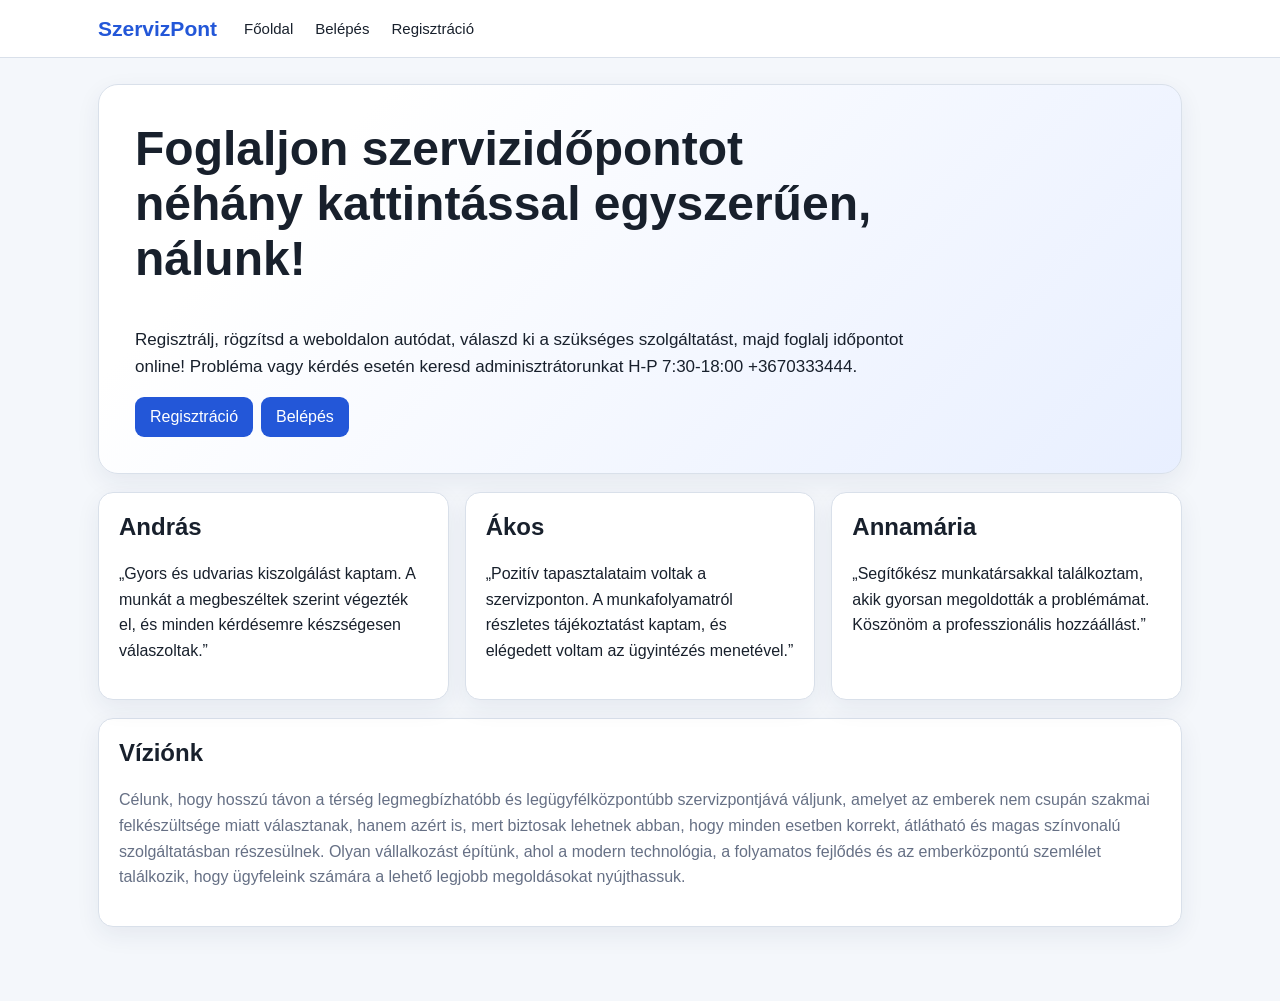
<file: Frontend/index.html>
<!doctype html>
<html lang="hu">
<head>
    <meta charset="utf-8">
    <meta name="viewport" content="width=device-width, initial-scale=1">
    <meta name="description" content="SzervizPont autószerviz időpontfoglaló webalkalmazás">
    <title>SzervizPont</title>
    <link rel="stylesheet" href="css/site.css">
    <script defer src="js/api.js"></script>
</head>
<body>
<header>
    <nav aria-label="Fő navigáció">
        <span class="logo">SzervizPont</span>
        <a href="index.html">Főoldal</a>
        <a class="user-link hidden" href="dashboard.html">Vezérlőpult</a>
        <a class="user-link hidden" href="cars.html">Autóim</a>
        <a class="user-link hidden" href="appointments.html">Időpontok</a>
        <a class="admin-link hidden" href="admin.html">Admin</a>
        <a class="login-link" href="login.html">Belépés</a>
        <a class="login-link" href="register.html">Regisztráció</a>
        <button type="button" class="link-button logout-button user-link hidden">Kilépés</button>
        <span id="navUserName" class="muted user-link hidden"></span>
    </nav>
</header>
<main>
    <section class="hero">
        <h1>Foglaljon szervizidőpontot néhány kattintással egyszerűen, nálunk!</h1>
        <p>Regisztrálj, rögzítsd a weboldalon autódat, válaszd ki a szükséges szolgáltatást, majd foglalj időpontot online!
            Probléma vagy kérdés esetén keresd adminisztrátorunkat H-P 7:30-18:00 +3670333444.
        </p>
        <div class="actions">
            <a class="button login-link" href="register.html">Regisztráció</a>
            <a class="button login-link" href="login.html">Belépés</a>
            <a class="button user-link hidden" href="dashboard.html">Vezérlőpult megnyitása</a>
        </div>
    </section>

    <section class="grid" style="margin-top: 18px;">
        <article class="card">
            <h2>András</h2>
            <p>„Gyors és udvarias kiszolgálást kaptam. A munkát a megbeszéltek szerint végezték el, és minden kérdésemre készségesen válaszoltak.”</p>
        </article>
        <article class="card">
            <h2>Ákos</h2>
            <p>„Pozitív tapasztalataim voltak a szervizponton. A munkafolyamatról részletes tájékoztatást kaptam, és elégedett voltam az ügyintézés menetével.”</p>
        </article>
        <article class="card">
            <h2>Annamária</h2>
            <p>„Segítőkész munkatársakkal találkoztam, akik gyorsan megoldották a problémámat. Köszönöm a professzionális hozzáállást.”</p>
        </article>
    </section>

    <section class="card">
        <h2>Víziónk</h2>
        <p class="muted">Célunk, hogy hosszú távon a térség legmegbízhatóbb és legügyfélközpontúbb szervizpontjává váljunk, amelyet az emberek nem csupán szakmai felkészültsége miatt választanak, hanem azért is, mert biztosak lehetnek abban, hogy minden esetben korrekt, átlátható és magas színvonalú szolgáltatásban részesülnek. Olyan vállalkozást építünk, ahol a modern technológia, a folyamatos fejlődés és az emberközpontú szemlélet találkozik, hogy ügyfeleink számára a lehető legjobb megoldásokat nyújthassuk.</p>
    </section>
</main>
</body>
</html>
</file>
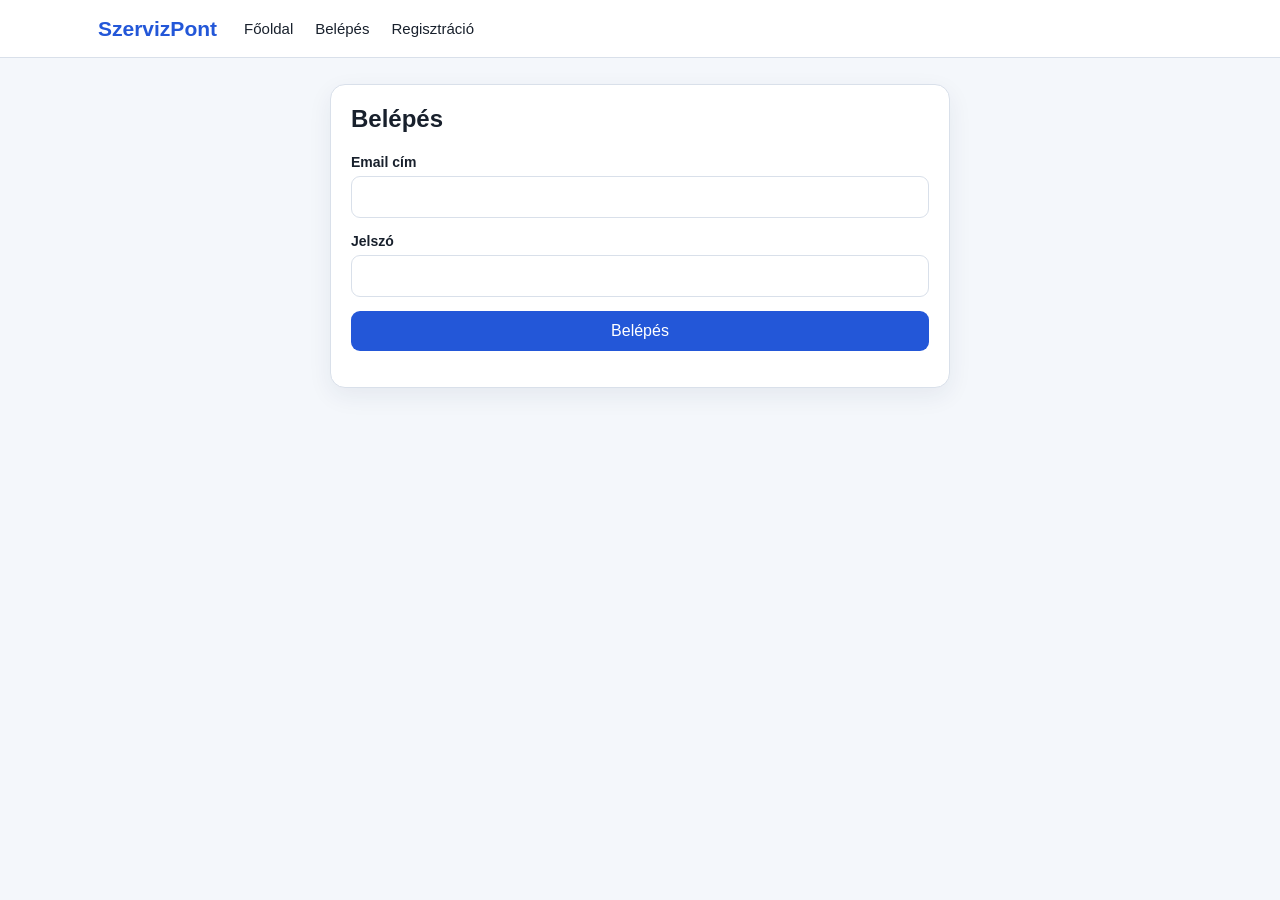
<file: Frontend/admin.html>
<!doctype html>
<html lang="hu">
<head>
    <meta charset="utf-8">
    <meta name="viewport" content="width=device-width, initial-scale=1">
    <title>Admin – SzervizPont</title>
    <link rel="stylesheet" href="css/site.css">
    <script defer src="js/api.js"></script>
    <script defer src="js/admin.js"></script>
</head>
<body>
<header>
    <nav aria-label="Fő navigáció">
        <span class="logo">SzervizPont</span>
        <a href="index.html">Főoldal</a>
        <a class="user-link hidden" href="dashboard.html">Vezérlőpult</a>
        <a class="user-link hidden" href="cars.html">Autóim</a>
        <a class="user-link hidden" href="appointments.html">Időpontok</a>
        <a class="admin-link hidden" href="admin.html">Admin</a>
        <a class="login-link" href="login.html">Belépés</a>
        <a class="login-link" href="register.html">Regisztráció</a>
        <button type="button" class="link-button logout-button user-link hidden">Kilépés</button>
        <span id="navUserName" class="muted user-link hidden"></span>
    </nav>
</header>
<main>
    <section class="card">
        <h1>Adminisztráció</h1>
        <div id="message" class="message"></div>
        <p class="muted">A szolgáltatások, felhasználók és az összes foglalás kezelése.</p>
    </section>

    <section class="card">
        <h2 id="serviceFormTitle">Új szolgáltatás</h2>
        <form id="serviceForm">
            <input id="serviceId" type="hidden" name="serviceId">
            <div class="form-grid">
                <div>
                    <label for="serviceName">Név</label>
                    <input id="serviceName" type="text" name="name" required minlength="3" maxlength="120">
                </div>
                <div>
                    <label for="price">Ár (Ft)</label>
                    <input id="price" type="number" name="price" min="0" max="10000000" required>
                </div>
                <div>
                    <label for="estimatedMinutes">Időtartam percben</label>
                    <input id="estimatedMinutes" type="number" name="estimatedMinutes" min="10" max="1440" required>
                </div>
                <div class="full-width">
                    <label for="description">Leírás</label>
                    <textarea id="description" name="description" rows="3" maxlength="500"></textarea>
                </div>
            </div>
            <div class="form-actions">
                <button id="saveServiceButton" type="submit">Szolgáltatás mentése</button>
                <button id="cancelServiceEdit" type="button" class="secondary hidden">Mégse</button>
            </div>
        </form>
    </section>

    <section class="card">
        <h2>Szolgáltatások</h2>
        <div class="table-wrap">
            <table>
                <thead><tr><th>Név</th><th>Leírás</th><th>Ár</th><th>Időtartam</th><th>Művelet</th></tr></thead>
                <tbody id="servicesTable"></tbody>
            </table>
        </div>
    </section>

    <section class="card">
        <h2>Felhasználók</h2>
        <div class="table-wrap">
            <table>
                <thead><tr><th>Név</th><th>Email</th><th>Szerepkör</th></tr></thead>
                <tbody id="usersTable"></tbody>
            </table>
        </div>
    </section>

    <section class="card">
        <h2>Összes időpont</h2>
        <div class="table-wrap">
            <table>
                <thead>
                    <tr>
                        <th>Időpont</th>
                        <th>Ügyfél</th>
                        <th>Autó</th>
                        <th>Szolgáltatás</th>
                        <th>Megjegyzés</th>
                        <th>Státusz</th>
                        <th>Művelet</th>
                    </tr>
                </thead>
                <tbody id="adminAppointmentsTable"></tbody>
            </table>
        </div>
    </section>
</main>
</body>
</html>
</file>
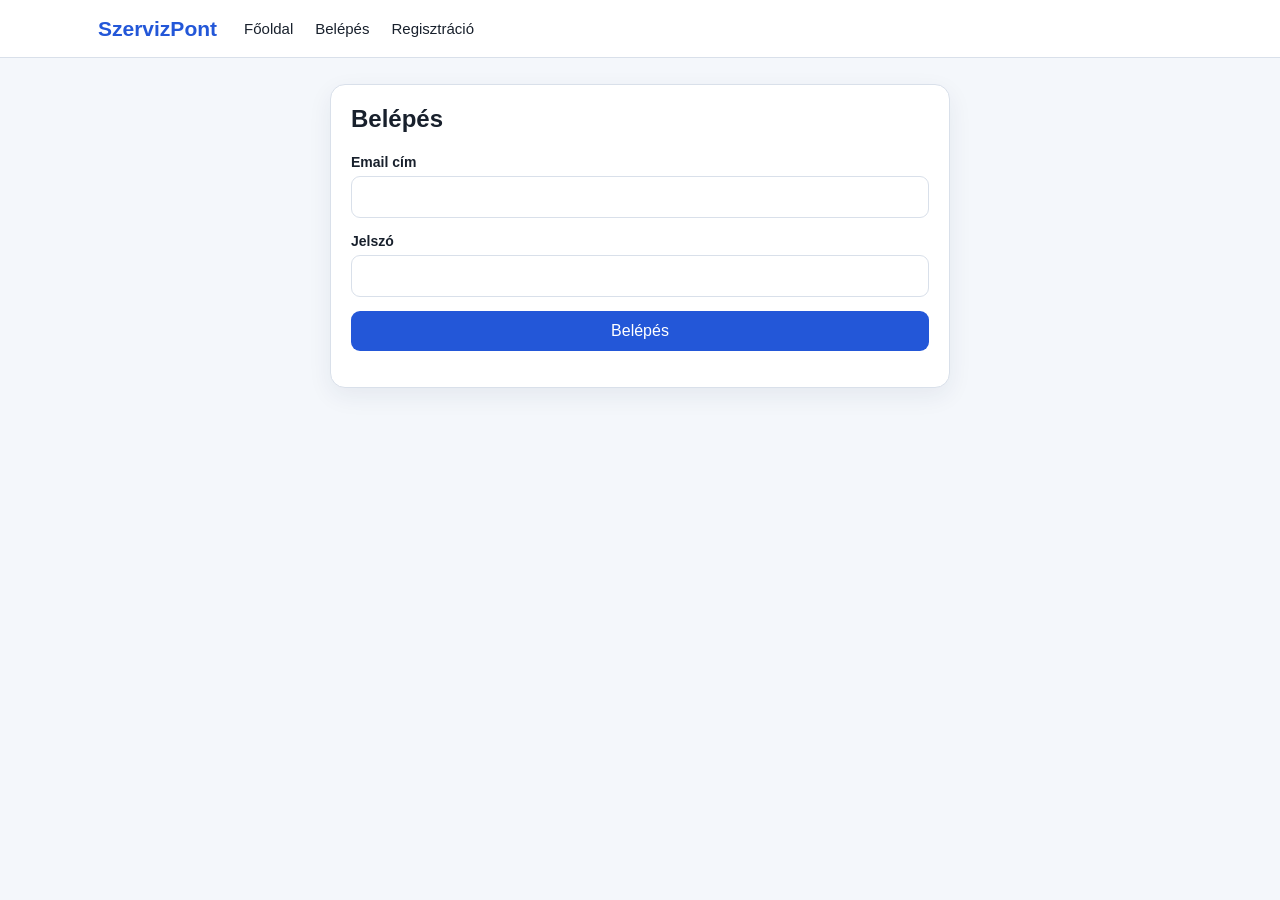
<file: Frontend/appointments.html>
<!doctype html>
<html lang="hu">
<head>
    <meta charset="utf-8">
    <meta name="viewport" content="width=device-width, initial-scale=1">
    <title>Időpontok – SzervizPont</title>
    <link rel="stylesheet" href="css/site.css">
    <script defer src="js/api.js"></script>
    <script defer src="js/appointments.js"></script>
</head>
<body>
<header>
    <nav aria-label="Fő navigáció">
        <span class="logo">SzervizPont</span>
        <a href="index.html">Főoldal</a>
        <a class="user-link hidden" href="dashboard.html">Vezérlőpult</a>
        <a class="user-link hidden" href="cars.html">Autóim</a>
        <a class="user-link hidden" href="appointments.html">Időpontok</a>
        <a class="admin-link hidden" href="admin.html">Admin</a>
        <a class="login-link" href="login.html">Belépés</a>
        <a class="login-link" href="register.html">Regisztráció</a>
        <button type="button" class="link-button logout-button user-link hidden">Kilépés</button>
        <span id="navUserName" class="muted user-link hidden"></span>
    </nav>
</header>
<main>
    <section class="card">
        <h1 id="appointmentFormTitle">Új időpont foglalása</h1>
        <div id="message" class="message"></div>
        <p id="noCarHelp" class="info-box hidden">Időpontfoglalás előtt legalább egy autót szükséges rögzíteni az <a href="cars.html">Autóim</a> oldalon.</p>
        <form id="appointmentForm">
            <input id="appointmentId" type="hidden" name="appointmentId">
            <div class="form-grid">
                <div>
                    <label for="carId">Autó</label>
                    <select id="carId" name="carId" required></select>
                </div>
                <div>
                    <label for="serviceItemId">Szolgáltatás</label>
                    <select id="serviceItemId" name="serviceItemId" required></select>
                </div>
                <div>
                    <label for="startAt">Kezdési időpont</label>
                    <input id="startAt" type="datetime-local" name="startAt" required>
                </div>
                <div class="full-width">
                    <label for="note">Megjegyzés</label>
                    <textarea id="note" name="note" rows="3" maxlength="500"></textarea>
                </div>
            </div>
            <div class="form-actions">
                <button id="saveAppointmentButton" type="submit">Időpont foglalása</button>
                <button id="cancelAppointmentEdit" type="button" class="secondary hidden">Mégse</button>
            </div>
        </form>
    </section>

    <section class="card">
        <h2>Időpontjaim</h2>
        <div class="table-wrap">
            <table>
                <thead>
                    <tr>
                        <th>Időpont</th>
                        <th>Autó</th>
                        <th>Szolgáltatás</th>
                        <th>Státusz</th>
                        <th>Megjegyzés</th>
                        <th>Művelet</th>
                    </tr>
                </thead>
                <tbody id="appointmentsTable"></tbody>
            </table>
        </div>
    </section>
</main>
</body>
</html>
</file>
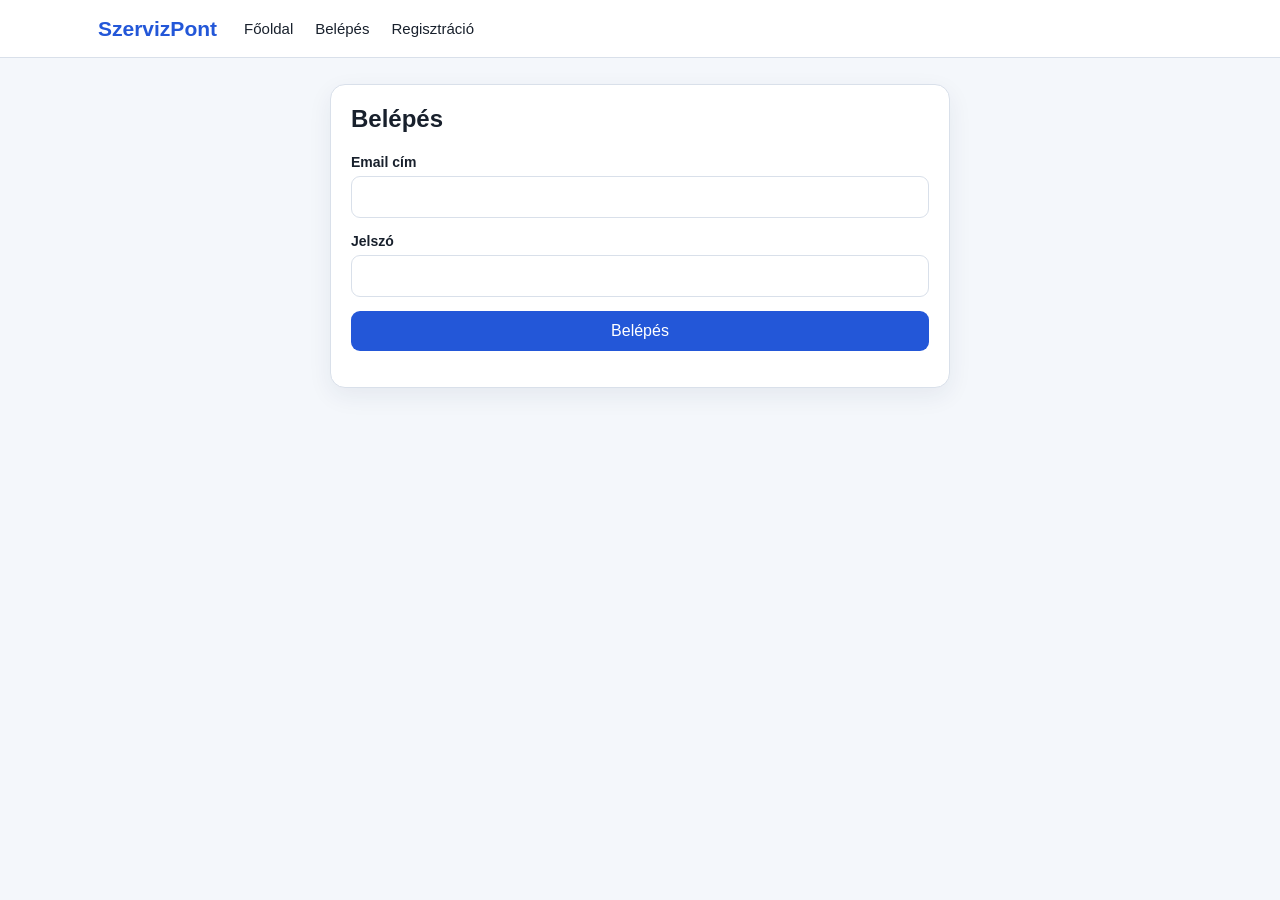
<file: Frontend/cars.html>
<!doctype html>
<html lang="hu">
<head>
    <meta charset="utf-8">
    <meta name="viewport" content="width=device-width, initial-scale=1">
    <title>Autóim – SzervizPont</title>
    <link rel="stylesheet" href="css/site.css">
    <script defer src="js/api.js"></script>
    <script defer src="js/cars.js"></script>
</head>
<body>
<header>
    <nav aria-label="Fő navigáció">
        <span class="logo">SzervizPont</span>
        <a href="index.html">Főoldal</a>
        <a class="user-link hidden" href="dashboard.html">Vezérlőpult</a>
        <a class="user-link hidden" href="cars.html">Autóim</a>
        <a class="user-link hidden" href="appointments.html">Időpontok</a>
        <a class="admin-link hidden" href="admin.html">Admin</a>
        <a class="login-link" href="login.html">Belépés</a>
        <a class="login-link" href="register.html">Regisztráció</a>
        <button type="button" class="link-button logout-button user-link hidden">Kilépés</button>
        <span id="navUserName" class="muted user-link hidden"></span>
    </nav>
</header>
<main>
    <section class="card">
        <h1 id="carFormTitle">Új autó rögzítése</h1>
        <div id="message" class="message"></div>
        <form id="carForm">
            <input id="carId" type="hidden" name="carId">
            <div class="form-grid">
                <div>
                    <label for="plateNumber">Rendszám</label>
                    <input id="plateNumber" type="text" name="plateNumber" placeholder="ABC-123" required minlength="5" maxlength="20">
                </div>
                <div>
                    <label for="brand">Márka</label>
                    <input id="brand" type="text" name="brand" placeholder="Suzuki" required minlength="2" maxlength="80">
                </div>
                <div>
                    <label for="model">Modell</label>
                    <input id="model" type="text" name="model" placeholder="Swift" required maxlength="80">
                </div>
                <div>
                    <label for="year">Évjárat</label>
                    <input id="year" type="number" name="year" min="1980" required>
                </div>
            </div>
            <div class="form-actions">
                <button id="saveCarButton" type="submit">Autó mentése</button>
                <button id="cancelCarEdit" type="button" class="secondary hidden">Mégse</button>
            </div>
        </form>
    </section>

    <section class="card">
        <h2>Rögzített autóim</h2>
        <div class="table-wrap">
            <table>
                <thead>
                    <tr>
                        <th>Rendszám</th>
                        <th>Márka</th>
                        <th>Modell</th>
                        <th>Évjárat</th>
                        <th>Művelet</th>
                    </tr>
                </thead>
                <tbody id="carsTable"></tbody>
            </table>
        </div>
    </section>
</main>
</body>
</html>
</file>
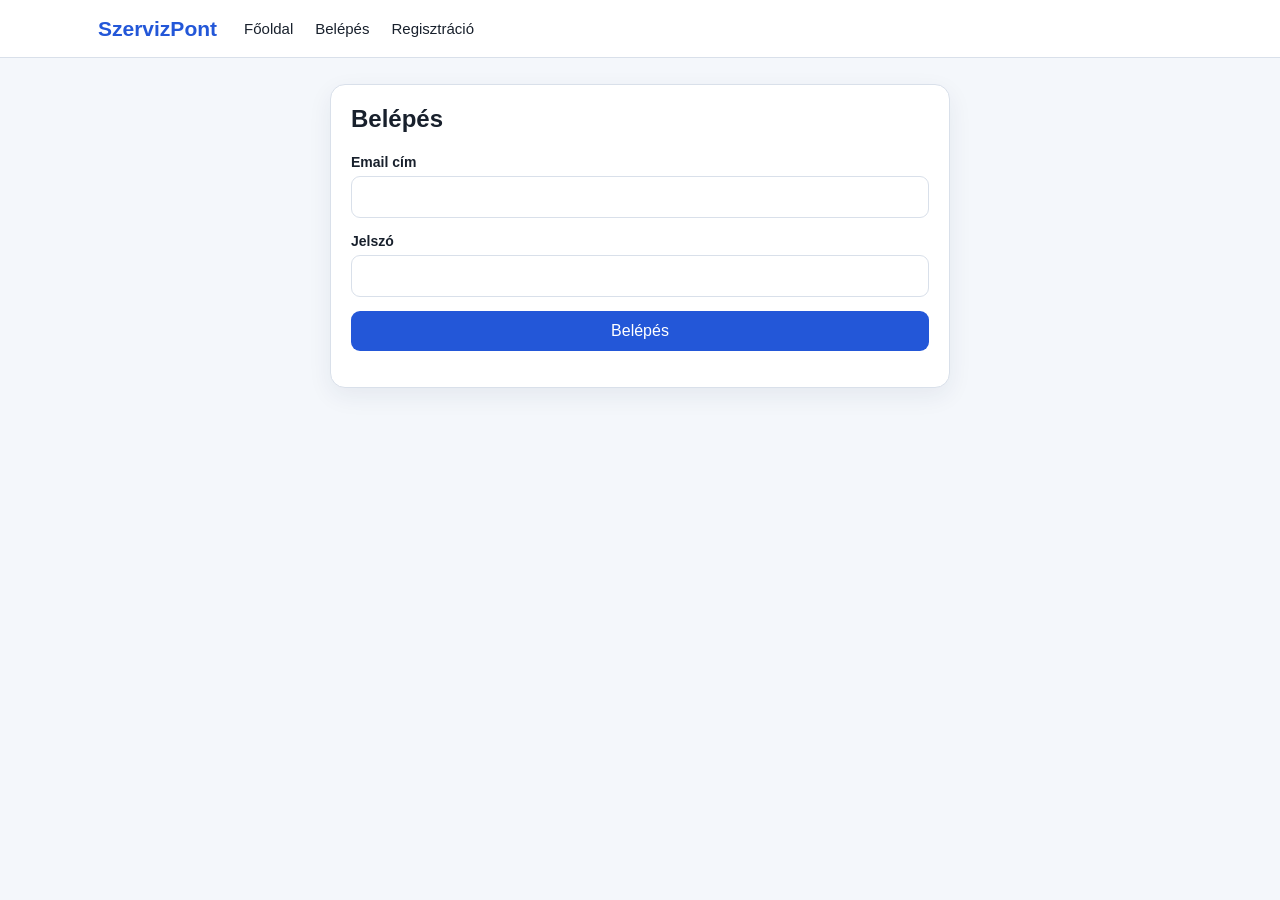
<file: Frontend/dashboard.html>
<!doctype html>
<html lang="hu">
<head>
    <meta charset="utf-8">
    <meta name="viewport" content="width=device-width, initial-scale=1">
    <title>Vezérlőpult – SzervizPont</title>
    <link rel="stylesheet" href="css/site.css">
    <script defer src="js/api.js"></script>
    <script defer src="js/dashboard.js"></script>
</head>
<body>
<header>
    <nav aria-label="Fő navigáció">
        <span class="logo">SzervizPont</span>
        <a href="index.html">Főoldal</a>
        <a class="user-link hidden" href="dashboard.html">Vezérlőpult</a>
        <a class="user-link hidden" href="cars.html">Autóim</a>
        <a class="user-link hidden" href="appointments.html">Időpontok</a>
        <a class="admin-link hidden" href="admin.html">Admin</a>
        <a class="login-link" href="login.html">Belépés</a>
        <a class="login-link" href="register.html">Regisztráció</a>
        <button type="button" class="link-button logout-button user-link hidden">Kilépés</button>
        <span id="navUserName" class="muted user-link hidden"></span>
    </nav>
</header>
<main>
    <section class="card">
        <h1>Vezérlőpult</h1>
        <div id="message" class="message"></div>
        <p id="welcomeText" class="muted"></p>
    </section>

    <section class="grid">
        <article class="card">
            <h2 id="carCount">0</h2>
            <p id="carLabel">Rögzített autó</p>
            <a class="button" href="cars.html">Autók kezelése</a>
        </article>
        <article class="card">
            <h2 id="appointmentCount">0</h2>
            <p id="appointmentLabel">Saját időpont</p>
            <a class="button" href="appointments.html">Időpontok kezelése</a>
        </article>
        <article class="card">
            <h2 id="serviceCount">0</h2>
            <p>Elérhető szolgáltatás</p>
            <a class="button" href="appointments.html">Időpontfoglalás</a>
        </article>
    </section>
</main>
</body>
</html>
</file>
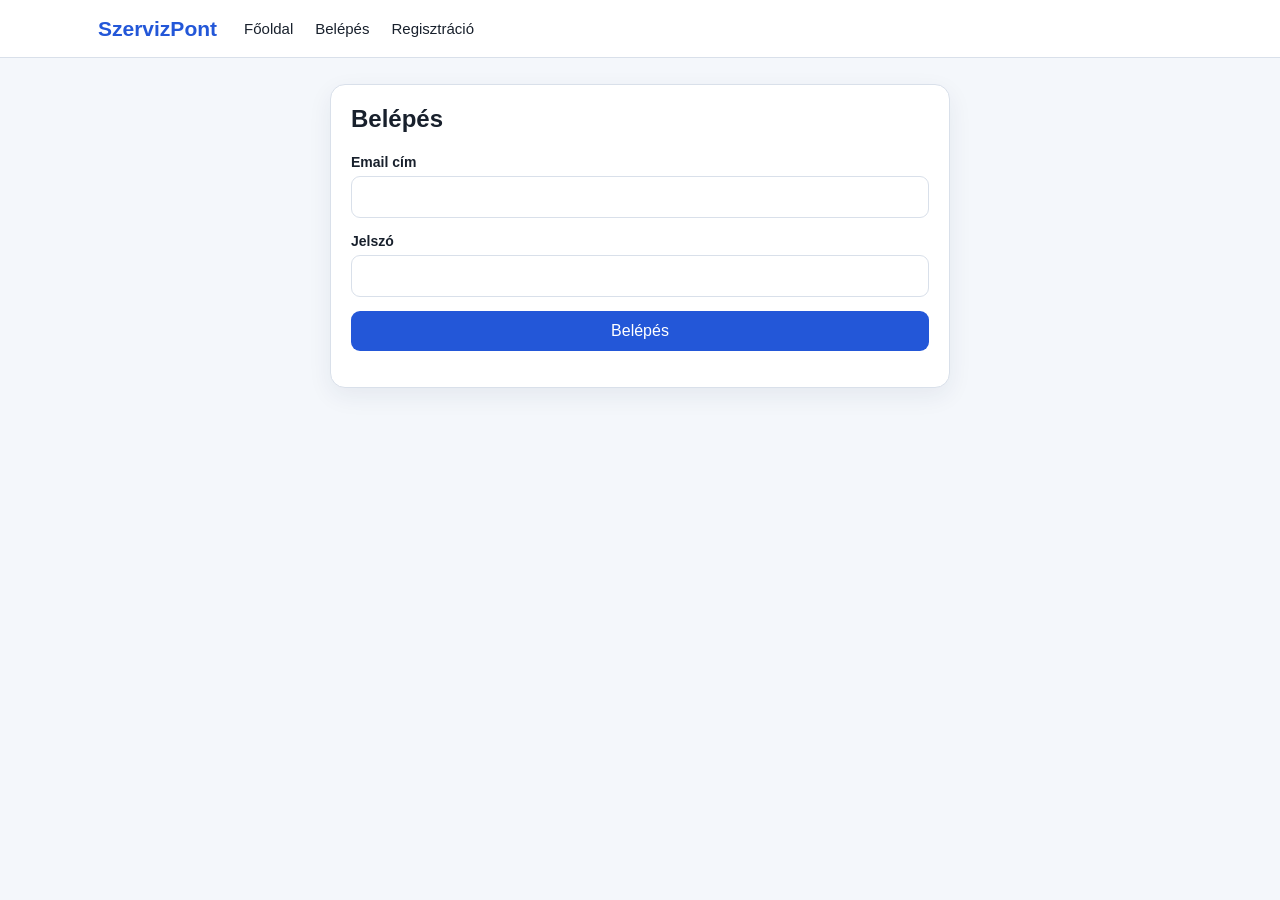
<file: Frontend/login.html>
<!doctype html>
<html lang="hu">
<head>
    <meta charset="utf-8">
    <meta name="viewport" content="width=device-width, initial-scale=1">
    <title>Belépés – SzervizPont</title>
    <link rel="stylesheet" href="css/site.css">
    <script defer src="js/api.js"></script>
    <script defer src="js/auth.js"></script>
</head>
<body>
<header>
    <nav aria-label="Fő navigáció">
        <span class="logo">SzervizPont</span>
        <a href="index.html">Főoldal</a>
        <a class="user-link hidden" href="dashboard.html">Vezérlőpult</a>
        <a class="user-link hidden" href="cars.html">Autóim</a>
        <a class="user-link hidden" href="appointments.html">Időpontok</a>
        <a class="admin-link hidden" href="admin.html">Admin</a>
        <a class="login-link" href="login.html">Belépés</a>
        <a class="login-link" href="register.html">Regisztráció</a>
        <button type="button" class="link-button logout-button user-link hidden">Kilépés</button>
        <span id="navUserName" class="muted user-link hidden"></span>
    </nav>
</header>
<main>
    <section class="card narrow">
        <h1>Belépés</h1>
        <div id="message" class="message"></div>
        <form id="loginForm">
            <div>
                <label for="email">Email cím</label>
                <input id="email" type="email" name="email" autocomplete="email" required maxlength="150">
            </div>
            <div>
                <label for="password">Jelszó</label>
                <input id="password" type="password" name="password" autocomplete="current-password" required>
            </div>
            <button type="submit">Belépés</button>
        </form>
        <p class="muted"></p>
    </section>
</main>
</body>
</html>
</file>
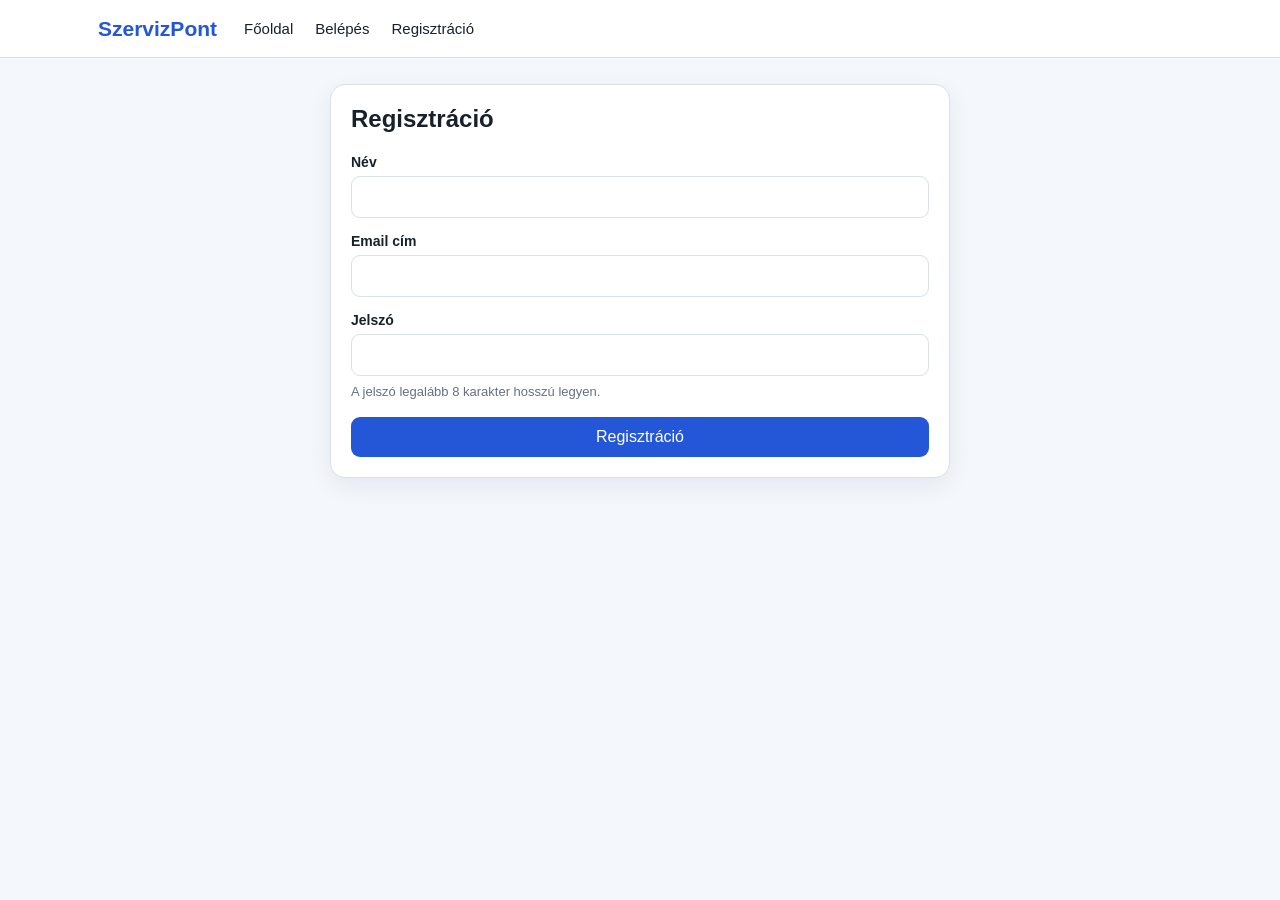
<file: Frontend/register.html>
<!doctype html>
<html lang="hu">
<head>
    <meta charset="utf-8">
    <meta name="viewport" content="width=device-width, initial-scale=1">
    <title>Regisztráció – SzervizPont</title>
    <link rel="stylesheet" href="css/site.css">
    <script defer src="js/api.js"></script>
    <script defer src="js/auth.js"></script>
</head>
<body>
<header>
    <nav aria-label="Fő navigáció">
        <span class="logo">SzervizPont</span>
        <a href="index.html">Főoldal</a>
        <a class="user-link hidden" href="dashboard.html">Vezérlőpult</a>
        <a class="user-link hidden" href="cars.html">Autóim</a>
        <a class="user-link hidden" href="appointments.html">Időpontok</a>
        <a class="admin-link hidden" href="admin.html">Admin</a>
        <a class="login-link" href="login.html">Belépés</a>
        <a class="login-link" href="register.html">Regisztráció</a>
        <button type="button" class="link-button logout-button user-link hidden">Kilépés</button>
        <span id="navUserName" class="muted user-link hidden"></span>
    </nav>
</header>
<main>
    <section class="card narrow">
        <h1>Regisztráció</h1>
        <div id="message" class="message"></div>
        <form id="registerForm">
            <div>
                <label for="name">Név</label>
                <input id="name" type="text" name="name" autocomplete="name" required minlength="3" maxlength="100">
            </div>
            <div>
                <label for="email">Email cím</label>
                <input id="email" type="email" name="email" autocomplete="email" required maxlength="150">
            </div>
            <div>
                <label for="password">Jelszó</label>
                <input id="password" type="password" name="password" autocomplete="new-password" required minlength="8">
                <p class="help">A jelszó legalább 8 karakter hosszú legyen.</p>
            </div>
            <button type="submit">Regisztráció</button>
        </form>
    </section>
</main>
</body>
</html>
</file>
<file: Frontend/css/site.css>
:root {
    --bg: #f4f7fb;
    --card: #ffffff;
    --text: #18202c;
    --muted: #667085;
    --line: #d9e0ea;
    --primary: #2357d8;
    --primary-dark: #173fa3;
    --danger: #bd2f35;
    --danger-dark: #922329;
    --success: #197a3d;
    --warning: #8a5a00;
    --shadow: 0 8px 24px rgba(30, 48, 80, 0.07);
}

* { box-sizing: border-box; }

body {
    margin: 0;
    font-family: Arial, Helvetica, sans-serif;
    background: var(--bg);
    color: var(--text);
}

header {
    position: sticky;
    top: 0;
    z-index: 10;
    background: rgba(255, 255, 255, 0.97);
    border-bottom: 1px solid var(--line);
}

nav {
    max-width: 1120px;
    margin: auto;
    padding: 13px 18px;
    display: flex;
    gap: 12px;
    align-items: center;
    flex-wrap: wrap;
}

.logo {
    margin-right: 10px;
    font-size: 21px;
    font-weight: 800;
    color: var(--primary);
}

nav a,
nav .link-button {
    padding: 7px 5px;
    border: 0;
    background: none;
    color: var(--text);
    text-decoration: none;
    font-size: 15px;
    cursor: pointer;
}

nav a:hover,
nav .link-button:hover { color: var(--primary); }

main {
    max-width: 1120px;
    margin: 26px auto;
    padding: 0 18px 30px;
}

.hero {
    padding: 36px;
    border: 1px solid var(--line);
    border-radius: 20px;
    background: linear-gradient(135deg, #ffffff 20%, #e8efff);
    box-shadow: var(--shadow);
}

.hero h1 { max-width: 760px; font-size: clamp(30px, 5vw, 48px); }
.hero p { max-width: 800px; font-size: 17px; }

.grid {
    display: grid;
    grid-template-columns: repeat(3, minmax(0, 1fr));
    gap: 16px;
}

.card {
    margin-bottom: 18px;
    padding: 20px;
    border: 1px solid var(--line);
    border-radius: 15px;
    background: var(--card);
    box-shadow: var(--shadow);
}

.card.narrow { max-width: 620px; margin-inline: auto; }

h1, h2, h3 { margin-top: 0; }
p { line-height: 1.6; }
.muted { color: var(--muted); }
.help { margin: 6px 0 0; color: var(--muted); font-size: 13px; }

form { display: grid; gap: 14px; }
.form-grid { display: grid; grid-template-columns: repeat(2, minmax(0, 1fr)); gap: 14px; }
.form-grid .full-width { grid-column: 1 / -1; }

label {
    display: inline-block;
    margin-bottom: 6px;
    font-size: 14px;
    font-weight: 700;
}

input, select, textarea {
    width: 100%;
    padding: 11px 12px;
    border: 1px solid var(--line);
    border-radius: 9px;
    background: #fff;
    color: var(--text);
    font: inherit;
}

input:focus, select:focus, textarea:focus {
    outline: 3px solid rgba(35, 87, 216, 0.14);
    border-color: var(--primary);
}

input:disabled, select:disabled { background: #edf1f6; color: #606978; }

button, .button {
    display: inline-block;
    padding: 11px 15px;
    border: 0;
    border-radius: 9px;
    background: var(--primary);
    color: #fff;
    text-decoration: none;
    font: inherit;
    cursor: pointer;
}

button:hover, .button:hover { background: var(--primary-dark); }
button:disabled { opacity: 0.55; cursor: not-allowed; }
button.secondary { background: #4b5563; }
button.secondary:hover { background: #353d48; }
button.danger { background: var(--danger); }
button.danger:hover { background: var(--danger-dark); }
button.small { padding: 7px 10px; font-size: 13px; }

.actions { display: flex; gap: 8px; flex-wrap: wrap; align-items: center; }
.form-actions { display: flex; gap: 10px; flex-wrap: wrap; }
.hidden { display: none !important; }

.table-wrap { overflow-x: auto; }
table { width: 100%; border-collapse: collapse; background: #fff; }
th, td { padding: 12px; border-bottom: 1px solid var(--line); text-align: left; vertical-align: middle; }
th { background: #eef3ff; font-size: 14px; }
.empty-state { padding: 24px; text-align: center; color: var(--muted); }

.message {
    display: none;
    margin-bottom: 14px;
    padding: 12px;
    border-radius: 9px;
}
.message.show { display: block; }
.message.ok { background: #e8f7ee; color: var(--success); border: 1px solid #bce6cc; }
.message.error { background: #fdecec; color: var(--danger); border: 1px solid #f3bcbc; }

.badge {
    display: inline-block;
    padding: 5px 9px;
    border-radius: 999px;
    background: #edf1f7;
    font-size: 13px;
    white-space: nowrap;
}
.status-pending { color: var(--warning); background: #fff4cf; }
.status-confirmed { color: #174a9f; background: #e4edff; }
.status-completed { color: var(--success); background: #e3f6ea; }
.status-cancelled { color: var(--danger); background: #fde8e9; }

.info-box {
    padding: 13px;
    border-left: 4px solid var(--primary);
    background: #eef3ff;
    border-radius: 8px;
}

@media (max-width: 800px) {
    .grid, .form-grid { grid-template-columns: 1fr; }
    .form-grid .full-width { grid-column: auto; }
    .hero { padding: 24px; }
    nav { gap: 8px; }
    #navUserName { width: 100%; }
    th, td { padding: 10px; font-size: 14px; }
}

@media (max-width: 520px) {
    main { padding-inline: 12px; }
    .card { padding: 15px; }
    .actions, .form-actions { align-items: stretch; }
    .actions > *, .form-actions > * { flex: 1 1 auto; text-align: center; }
}
</file>
